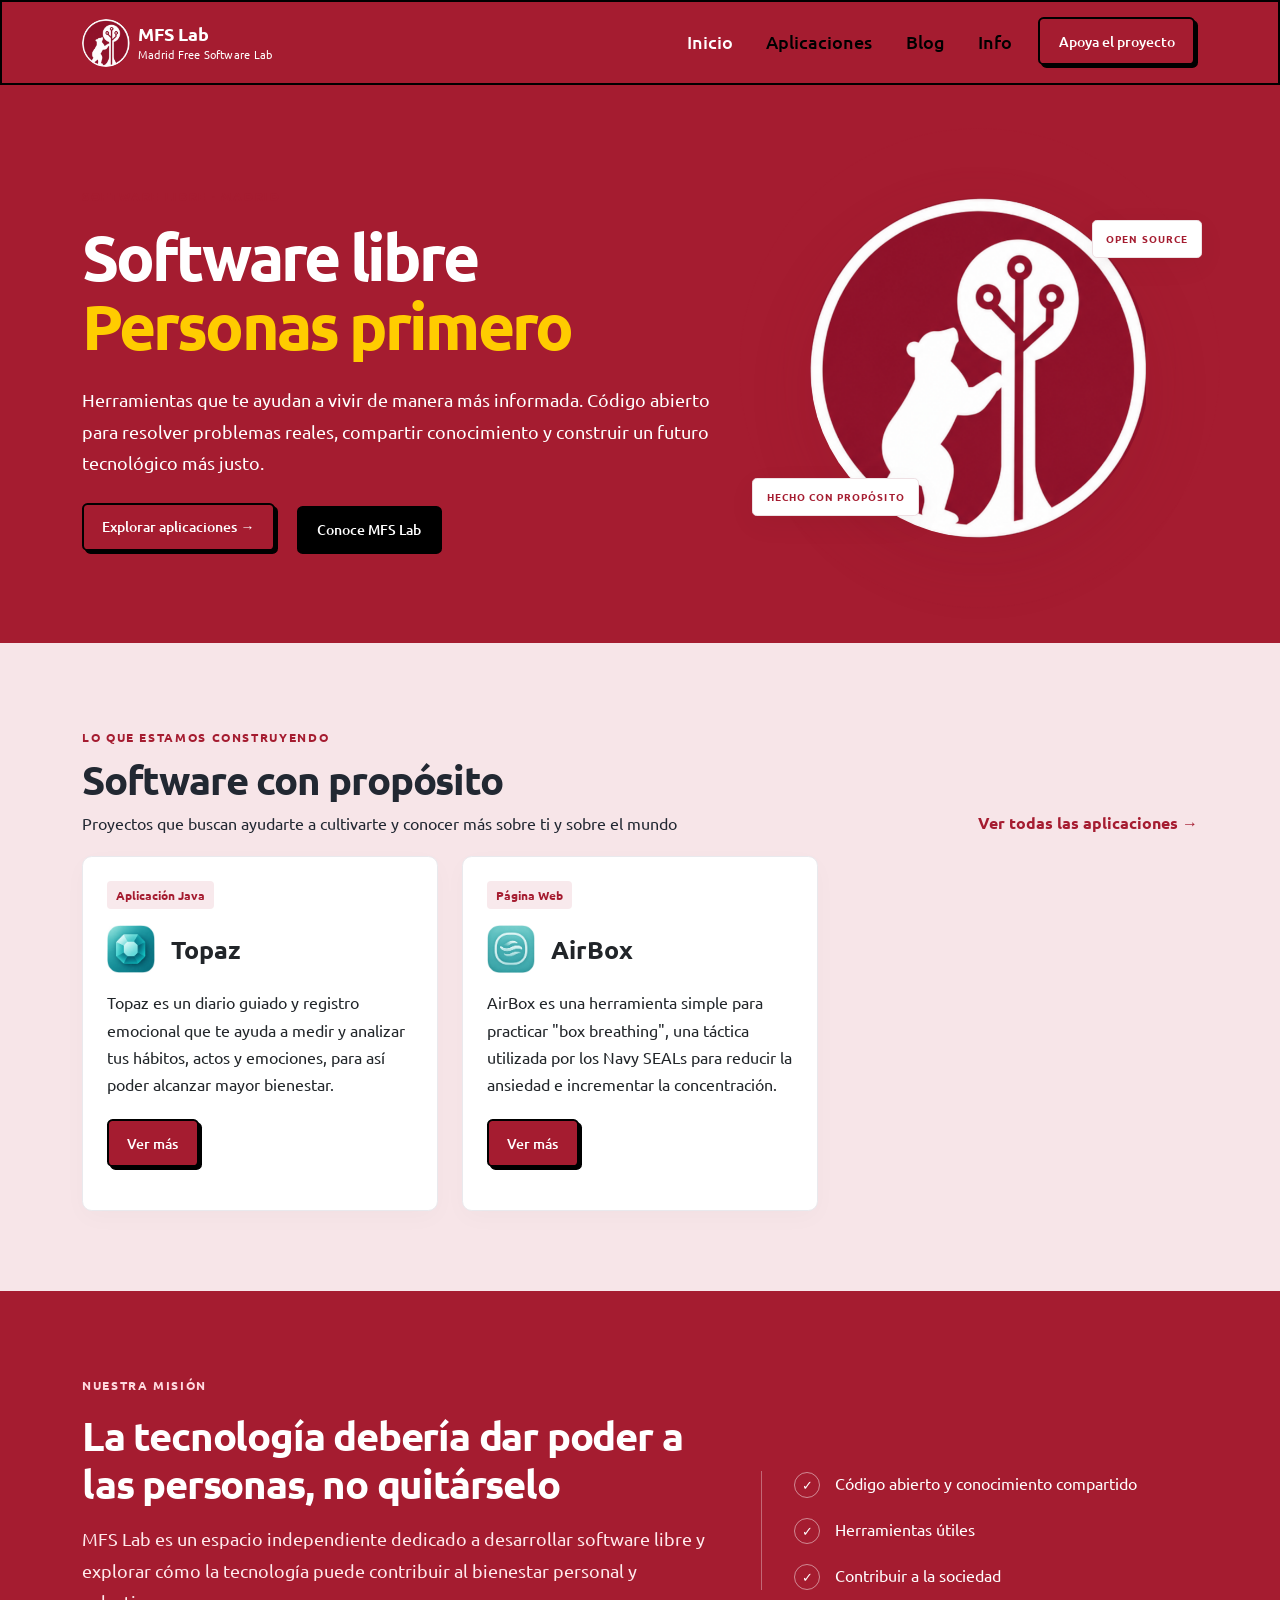
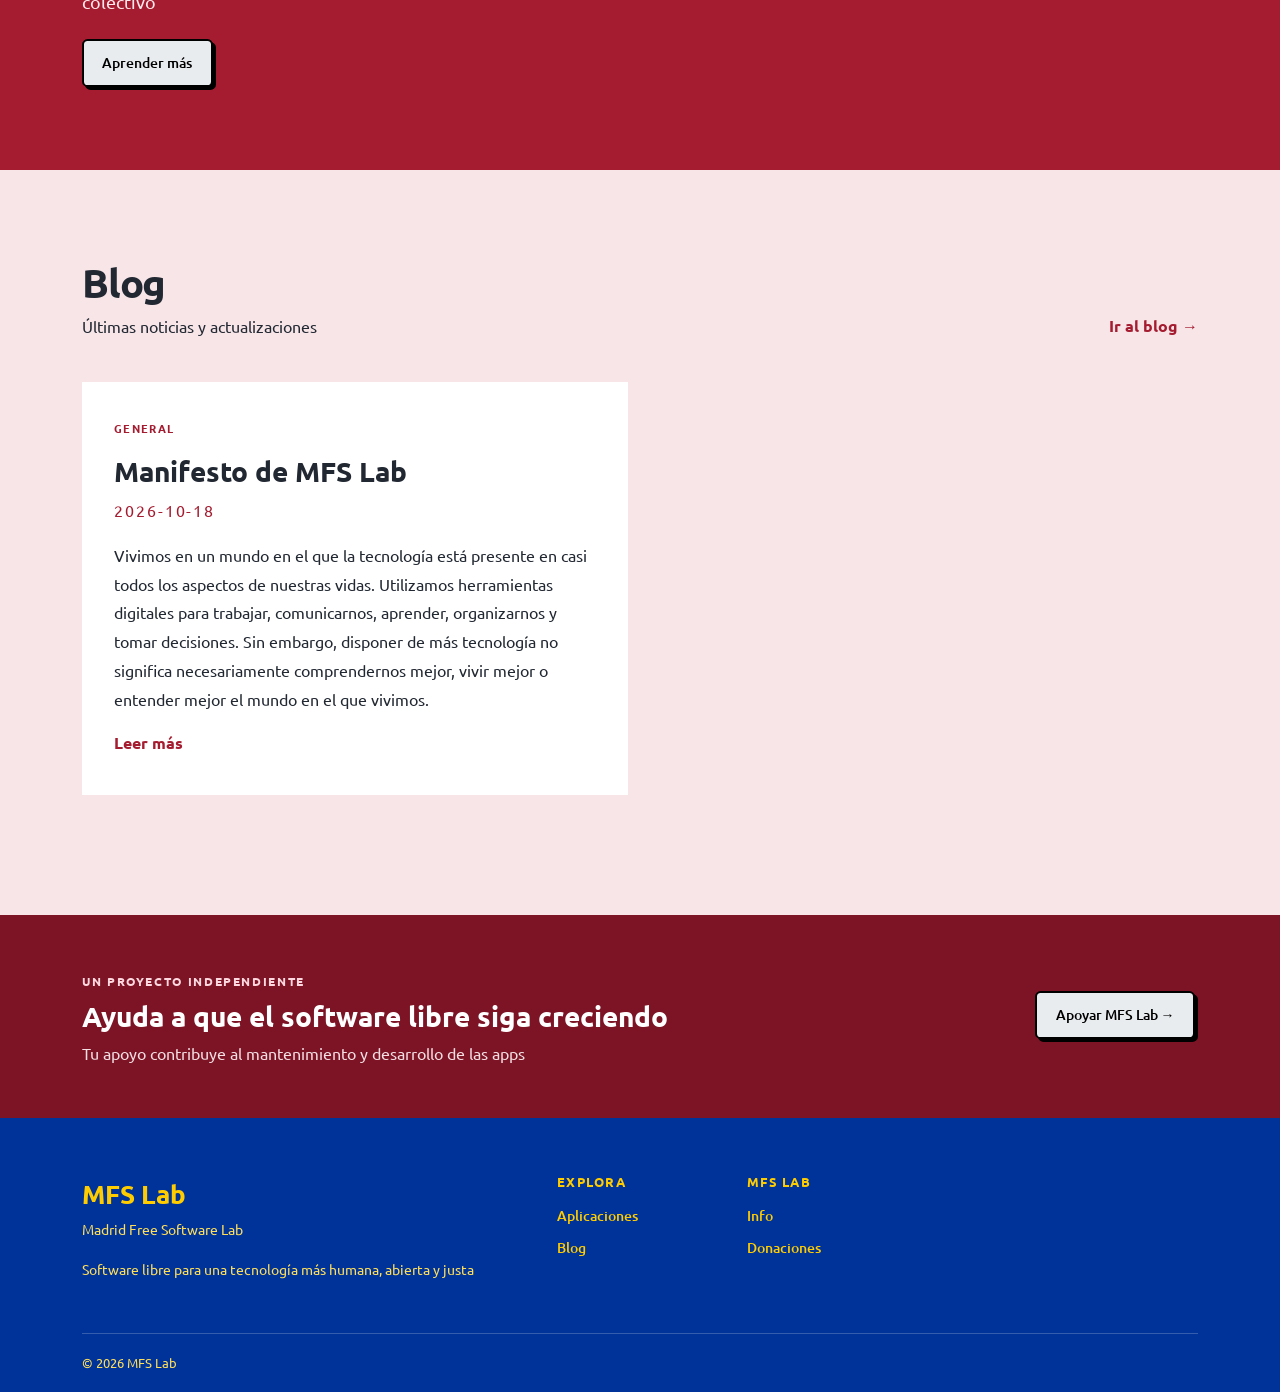
<file: index.html>
<!doctype html>
<html lang="es">

<head>
  <meta charset="utf-8">
  <meta name="viewport" content="width=device-width, initial-scale=1">
  <meta name="description" content="MFS Lab crea software libre, útil y centrado en las personas.">
  <title>MFS Lab: Madrid Free Software Lab</title>
  <link rel="preconnect" href="https://fonts.googleapis.com">
  <link rel="preconnect" href="https://fonts.gstatic.com" crossorigin>
  <link href="https://fonts.googleapis.com/css2?family=Ubuntu:wght@300;400;500;700&display=swap" rel="stylesheet">
  <link href="assets/css/brite-bootstrap.min.css" rel="stylesheet">
  <link href="assets/css/site.css" rel="stylesheet">
</head>

<body>
  <nav class="navbar navbar-expand-lg navbar-light sticky-top border-bottom">
    <div class="container"><a class="navbar-brand d-flex align-items-center gap-2" href="index.html"><img
          src="assets/images/mfs-lab-logo.png" alt="Logotipo de MFS Lab" width="48" height="48"><span><strong
            class="text-secondary">MFS
            Lab</strong><small class="brand-subtitle d-block text-secondary">Madrid Free Software Lab</small></span></a>
      <button class="navbar-toggler" type="button" data-bs-toggle="collapse" data-bs-target="#mainNav"
        aria-controls="mainNav" aria-expanded="false" aria-label="Abrir navegación"><span
          class="navbar-toggler-icon"></span></button>
      <div class="collapse navbar-collapse" id="mainNav">
        <ul class="navbar-nav ms-auto align-items-lg-center gap-lg-2">
          <li class="nav-item"><a class="nav-link active" href="index.html">Inicio</a></li>
          <li class="nav-item"><a class="nav-link" href="apps.html">Aplicaciones</a></li>
          <li class="nav-item"><a class="nav-link" href="blog.html">Blog</a></li>
          <li class="nav-item"><a class="nav-link" href="about.html">Info</a></li>
          <li class="nav-item"><a class="btn btn-primary ms-lg-2" href="donate.html">Apoya el proyecto</a></li>
        </ul>
      </div>
    </div>
  </nav>
  <main>
    <section class="hero-section">
      <div class="container">
        <div class="row align-items-center g-5">
          <div class="col-lg-7"><span class="eyebrow">SOFTWARE LIBRE · MADRID</span>
            <h1 class="display-3 fw-bold mt-3 text-secondary">Software libre<br><span class="text-highlight">Personas
                primero</span></h1>
            <p class="lead mt-4 mb-4 hero-copy">Herramientas que te ayudan a vivir de manera más informada. Código
              abierto para resolver problemas reales, compartir conocimiento y construir un futuro
              tecnológico más justo.</p>
            <div class="d-flex flex-wrap gap-3"><a class="btn btn-primary btn-lg" href="apps.html">Explorar aplicaciones
                <span aria-hidden="true">→</span></a><a class="btn btn-outline-dark btn-lg" href="about.html">Conoce MFS
                Lab</a></div>
          </div>
          <div class="col-lg-5">
            <div class="hero-logo-panel">
              <div class="logo-orbit orbit-one"></div>
              <div class="logo-orbit orbit-two"></div><img src="assets/images/mfs-lab-logo.png"
                alt="Oso madrileño junto a un árbol tecnológico, emblema de MFS Lab" class="hero-logo">
              <div class="hero-chip chip-top">OPEN SOURCE</div>
              <div class="hero-chip chip-bottom">HECHO CON PROPÓSITO</div>
            </div>
          </div>
        </div>
      </div>
    </section>
    <section class="section-pad section-apps">
      <div class="container section-apps">
        <div class="section-heading d-flex flex-wrap justify-content-between align-items-end gap-3">
          <div><span class="eyebrow">LO QUE ESTAMOS CONSTRUYENDO</span>
            <h2 class="display-6 fw-bold mt-2">Software con propósito</h2>
            <p class="body mb-0">Proyectos que buscan ayudarte a cultivarte y conocer más sobre ti y sobre el mundo</p>
          </div><a href="apps.html" class="text-link">Ver todas las aplicaciones →</a>
        </div>
        <div class="row g-4">
          <div class="col-md-6 col-lg-4">
            <article class="card project-card pb-3">
              <div class="project-art art-topaz"><span class="art-label">v26.1</span></div>
              <div class="card-body p-4">
                <span class="tag">Aplicación Java</span>
                <div class="d-flex align-items-center gap-3 mt-3">
                  <img src="assets/images/appicons/topaz_appicon.png" alt="Icono de Topaz" class="app-icon" width="48"
                    height="48">
                  <h2 class="h3 fw-bold mb-0">Topaz</h2>
                </div>
                <p class="body mt-3">Topaz es un diario guiado y registro emocional que te ayuda a medir
                  y
                  analizar tus hábitos, actos y emociones, para así poder alcanzar mayor bienestar.
                </p>
                <a class="btn btn-primary mt-2" href="https://mfslab.github.io/TopazApp/" target="_blank"
                  rel="noopener noreferrer">Ver más</a>
              </div>
            </article>
          </div>
          <div class="col-md-6 col-lg-4">
            <article class="card project-card pb-3">
              <div class="project-art art-topaz"><span class="art-label">v26.1</span></div>
              <div class="card-body p-4">
                <span class="tag">Página Web</span>
                <div class="d-flex align-items-center gap-3 mt-3">
                  <img src="assets/images/appicons/airbox_appicon.png" alt="Icono de AirBox" class="app-icon" width="48"
                    height="48">
                  <h2 class="h3 fw-bold mb-0">AirBox</h2>
                </div>
                <p class="body mt-3">AirBox es una herramienta simple para practicar "box breathing",
                  una
                  táctica utilizada
                  por los Navy SEALs para reducir la ansiedad e incrementar la concentración.</p>
                <a class="btn btn-primary mt-2" href="https://mfslab.github.io/AirBox/" target="_blank"
                  rel="noopener noreferrer">Ver más</a>
              </div>
            </article>
          </div>
        </div>
      </div>
    </section>
    <section class="mission-section">
      <div class="container">
        <div class="row align-items-center g-5">
          <div class="col-lg-7"><span class="eyebrow eyebrow-light">NUESTRA MISIÓN</span>
            <h2 class="display-6 fw-bold mt-3">La tecnología debería dar poder a las personas, no quitárselo</h2>
            <p class="lead mt-3">MFS Lab es un espacio independiente dedicado a desarrollar software libre y
              explorar cómo la tecnología puede contribuir al bienestar personal y colectivo</p><a
              class="btn btn-light btn-lg mt-2" href="about.html">Aprender más</a>
          </div>
          <div class="col-lg-5">
            <div class="mission-points">
              <p><span>✓</span> Código abierto y conocimiento compartido</p>
              <p><span>✓</span> Herramientas útiles</p>
              <p><span>✓</span> Contribuir a la sociedad</p>
            </div>
          </div>
        </div>
      </div>
    </section>
    <section class="section-pad news-preview section-apps">
      <div class="container section-apps">
        <div class="section-heading d-flex flex-wrap justify-content-between align-items-end gap-3">
          <div>
            <h2 class="display-6 fw-bold mt-2">Blog</h2>
            <p class="body mb-0">Últimas noticias y actualizaciones</p>
          </div><a href="blog.html" class="text-link">Ir al blog →</a>
        </div>
        <div class="row g-4 mt-2 section-apps">
          <div class="col-md-6 section-apps">
            <article class="article-entry">
              <span class="news-index">GENERAL</span>
              <h2 class="h2 fw-bold mt-3">Manifesto de MFS Lab</h2>
              <p class="news-date">2026-10-18</p>
              <p>Vivimos en un mundo en el que la tecnología está presente en casi todos los aspectos de
                nuestras vidas. Utilizamos herramientas digitales para trabajar, comunicarnos, aprender,
                organizarnos y tomar decisiones. Sin embargo, disponer de más tecnología no significa
                necesariamente comprendernos mejor, vivir mejor o entender mejor el mundo en el que
                vivimos.</p>
              <a href="blog/article/20261016.html" class="text-link">Leer más</a>
            </article>
          </div>
        </div>
      </div>
    </section>
    <section class="support-banner">
      <div class="container d-flex flex-column flex-lg-row align-items-lg-center justify-content-between gap-4">
        <div><span class="eyebrow eyebrow-light">UN PROYECTO INDEPENDIENTE</span>
          <h2 class="h2 fw-bold mt-2 mb-2">Ayuda a que el software libre siga creciendo</h2>
          <p class="mb-0">Tu apoyo contribuye al mantenimiento y desarrollo de las apps</p>
        </div><a href="donate.html" class="btn btn-light btn-lg flex-shrink-0">Apoyar MFS Lab →</a>
      </div>
    </section>
  </main>
  <footer class="site-footer">
    <div class="container">
      <div class="row g-4">
        <div class="col-lg-5"><a href="index.html" class="footer-brand">MFS Lab</a>
          <p class="footer-subtitle">Madrid Free Software Lab</p>
          <p class="footer-copy">Software libre para una tecnología más humana, abierta y justa</p>
        </div>
        <div class="col-6 col-lg-2">
          <h2 class="footer-heading">Explora</h2><a href="apps.html">Aplicaciones</a><a href="blog.html">Blog</a>
        </div>
        <div class="col-6 col-lg-2">
          <h2 class="footer-heading">MFS Lab</h2><a href="about.html">Info</a><a href="donate.html">Donaciones</a>
        </div>
      </div>
      <div class="footer-bottom"><span>© <span id="year"></span> MFS Lab</span><span></span></div>
    </div>
  </footer>
  <script src="https://cdn.jsdelivr.net/npm/bootstrap@5.3.8/dist/js/bootstrap.bundle.min.js"></script>
  <script src="assets/js/site.js"></script>
</body>

</html>
</file>
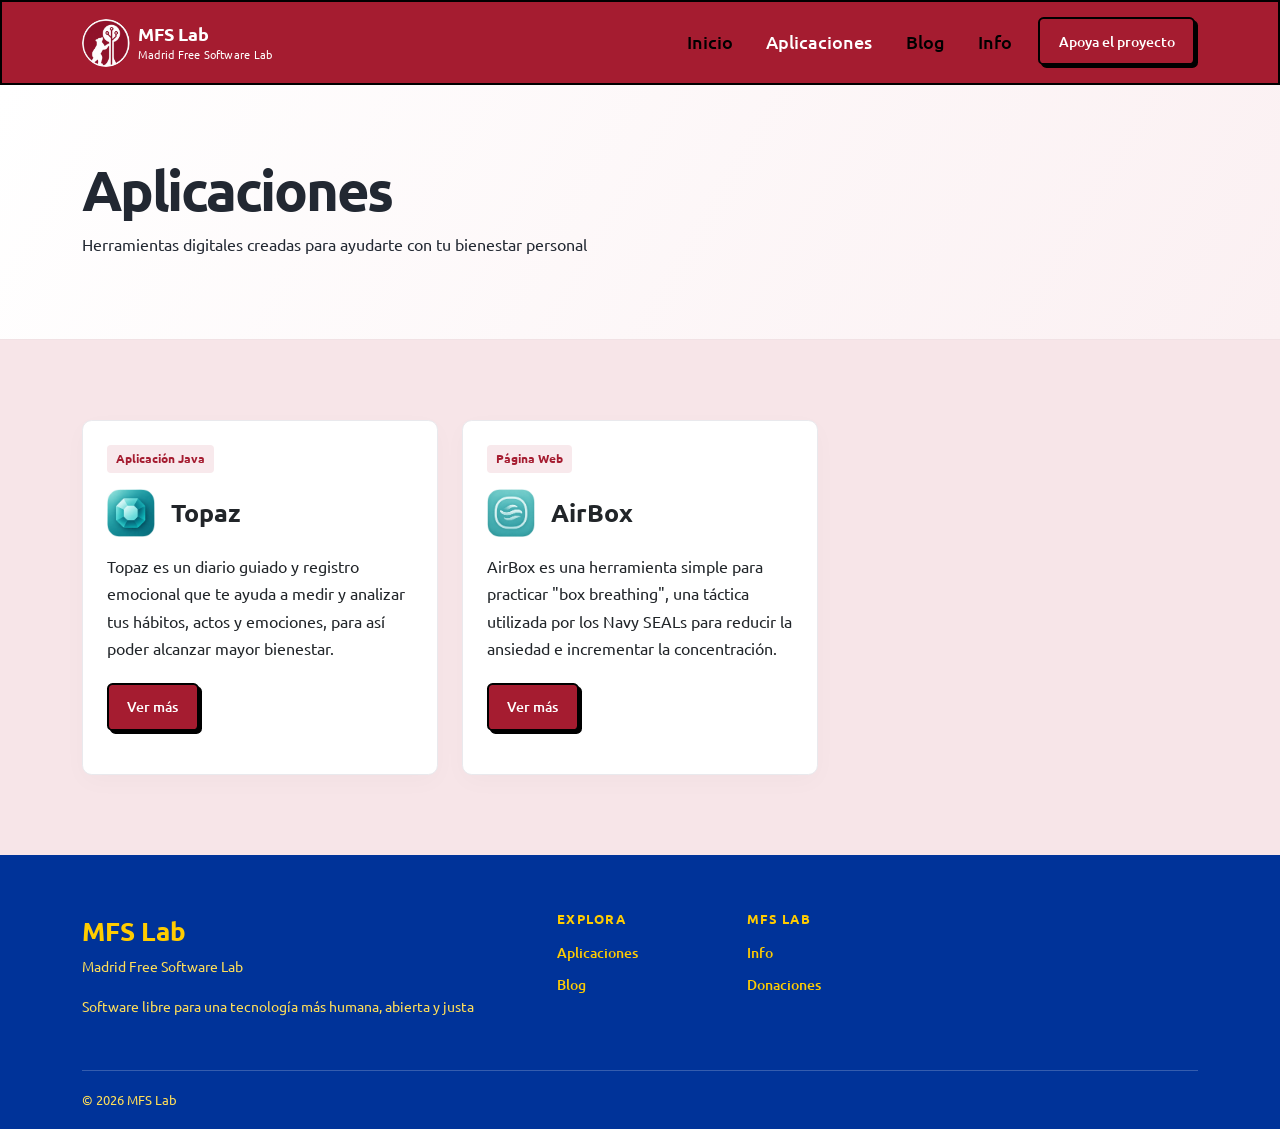
<file: apps.html>
<!doctype html>
<html lang="es">

<head>
    <meta charset="utf-8">
    <meta name="viewport" content="width=device-width, initial-scale=1">
    <meta name="description" content="MFS Lab — Madrid Free Software Lab. Software libre para personas.">
    <title>Aplicaciones - MFS Lab</title>
    <link rel="preconnect" href="https://fonts.googleapis.com">
    <link rel="preconnect" href="https://fonts.gstatic.com" crossorigin>
    <link href="https://fonts.googleapis.com/css2?family=Ubuntu:wght@300;400;500;700&display=swap" rel="stylesheet">
    <link href="assets/css/brite-bootstrap.min.css" rel="stylesheet">
    <link href="assets/css/site.css" rel="stylesheet">
</head>

<body>
    <nav class="navbar navbar-expand-lg navbar-light sticky-top border-bottom">
        <div class="container"><a class="navbar-brand d-flex align-items-center gap-2" href="index.html"><img
                    src="assets/images/mfs-lab-logo.png" alt="Logotipo de MFS Lab" width="48" height="48"><span
                    class="text-secondary"><strong>MFS
                        Lab</strong><small class="brand-subtitle d-block text-secondary">Madrid Free Software
                        Lab</small></span></a><button class="navbar-toggler" type="button" data-bs-toggle="collapse"
                data-bs-target="#mainNav" aria-controls="mainNav" aria-expanded="false"
                aria-label="Abrir navegación"><span class="navbar-toggler-icon"></span></button>
            <div class="collapse navbar-collapse" id="mainNav">
                <ul class="navbar-nav ms-auto align-items-lg-center gap-lg-2">
                    <li class="nav-item"><a class="nav-link" href="index.html">Inicio</a></li>
                    <li class="nav-item"><a class="nav-link active" href="apps.html">Aplicaciones</a></li>
                    <li class="nav-item"><a class="nav-link" href="blog.html">Blog</a></li>
                    <li class="nav-item"><a class="nav-link" href="about.html">Info</a></li>
                    <li class="nav-item"><a class="btn btn-primary ms-lg-2" href="donate.html">Apoya el proyecto</a>
                    </li>
                </ul>
            </div>
        </div>
    </nav>
    <main>
        <section class="page-hero">
            <div class="container">
                <h1 class="display-4 fw-bold mt-1">Aplicaciones</h1>
                <p class="body">Herramientas digitales creadas para ayudarte con tu bienestar personal</p>
            </div>
        </section>
        <section class="section-pad section-apps">
            <div class="container section-apps">
                <div class="row g-4">
                    <div class="col-md-6 col-lg-4">
                        <article class="card project-card pb-3">
                            <div class="project-art art-topaz"><span class="art-label">v26.1</span></div>
                            <div class="card-body p-4">
                                <span class="tag">Aplicación Java</span>
                                <div class="d-flex align-items-center gap-3 mt-3">
                                    <img src="assets/images/appicons/topaz_appicon.png" alt="Icono de Topaz" class="app-icon" width="48"
                                        height="48">
                                    <h2 class="h3 fw-bold mb-0">Topaz</h2>
                                </div>
                                <p class="body mt-3">Topaz es un diario guiado y registro emocional que te ayuda a medir
                                    y
                                    analizar tus hábitos, actos y emociones, para así poder alcanzar mayor bienestar.
                                </p>
                                <a class="btn btn-primary mt-2" href="https://mfslab.github.io/TopazApp/"
                                    target="_blank" rel="noopener noreferrer">Ver más</a>
                            </div>
                        </article>
                    </div>
                    <div class="col-md-6 col-lg-4">
                        <article class="card project-card pb-3">
                            <div class="project-art art-topaz"><span class="art-label">v26.1</span></div>
                            <div class="card-body p-4">
                                <span class="tag">Página Web</span>
                                <div class="d-flex align-items-center gap-3 mt-3">
                                    <img src="assets/images/appicons/airbox_appicon.png" alt="Icono de AirBox" class="app-icon" width="48"
                                        height="48">
                                    <h2 class="h3 fw-bold mb-0">AirBox</h2>
                                </div>
                                <p class="body mt-3">AirBox es una herramienta simple para practicar "box breathing",
                                    una
                                    táctica utilizada
                                    por los Navy SEALs para reducir la ansiedad e incrementar la concentración.</p>
                                <a class="btn btn-primary mt-2" href="https://mfslab.github.io/AirBox/" target="_blank"
                                    rel="noopener noreferrer">Ver más</a>
                            </div>
                        </article>
                    </div>
                </div>
                <!--
                <div class="callout mt-5">
                    <h2 class="h4 fw-bold">¿Quieres seguir el desarrollo?</h2>
                    <p class="mb-3">Visita las páginas de los proyectos y vuelve a consultar las novedades de MFS Lab.
                    </p><a class="text-link" href="blog.html">Leer las Blog →</a>
                </div>
                -->
            </div>
        </section>
    </main>
    <footer class="site-footer">
        <div class="container">
            <div class="row g-4">
                <div class="col-lg-5"><a href="index.html" class="footer-brand">MFS Lab</a>
                    <p class="footer-subtitle">Madrid Free Software Lab</p>
                    <p class="footer-copy">Software libre para una tecnología más humana, abierta y justa</p>
                </div>
                <div class="col-6 col-lg-2">
                    <h2 class="footer-heading">Explora</h2><a href="apps.html">Aplicaciones</a><a
                        href="blog.html">Blog</a>
                </div>
                <div class="col-6 col-lg-2">
                    <h2 class="footer-heading">MFS Lab</h2><a href="about.html">Info</a><a
                        href="donate.html">Donaciones</a>
                </div>
            </div>
            <div class="footer-bottom"><span>© <span id="year"></span> MFS Lab</span><span></span></div>
        </div>
    </footer>
    <script src="https://cdn.jsdelivr.net/npm/bootstrap@5.3.8/dist/js/bootstrap.bundle.min.js"></script>
    <script src="assets/js/site.js"></script>
</body>

</html>
</file>
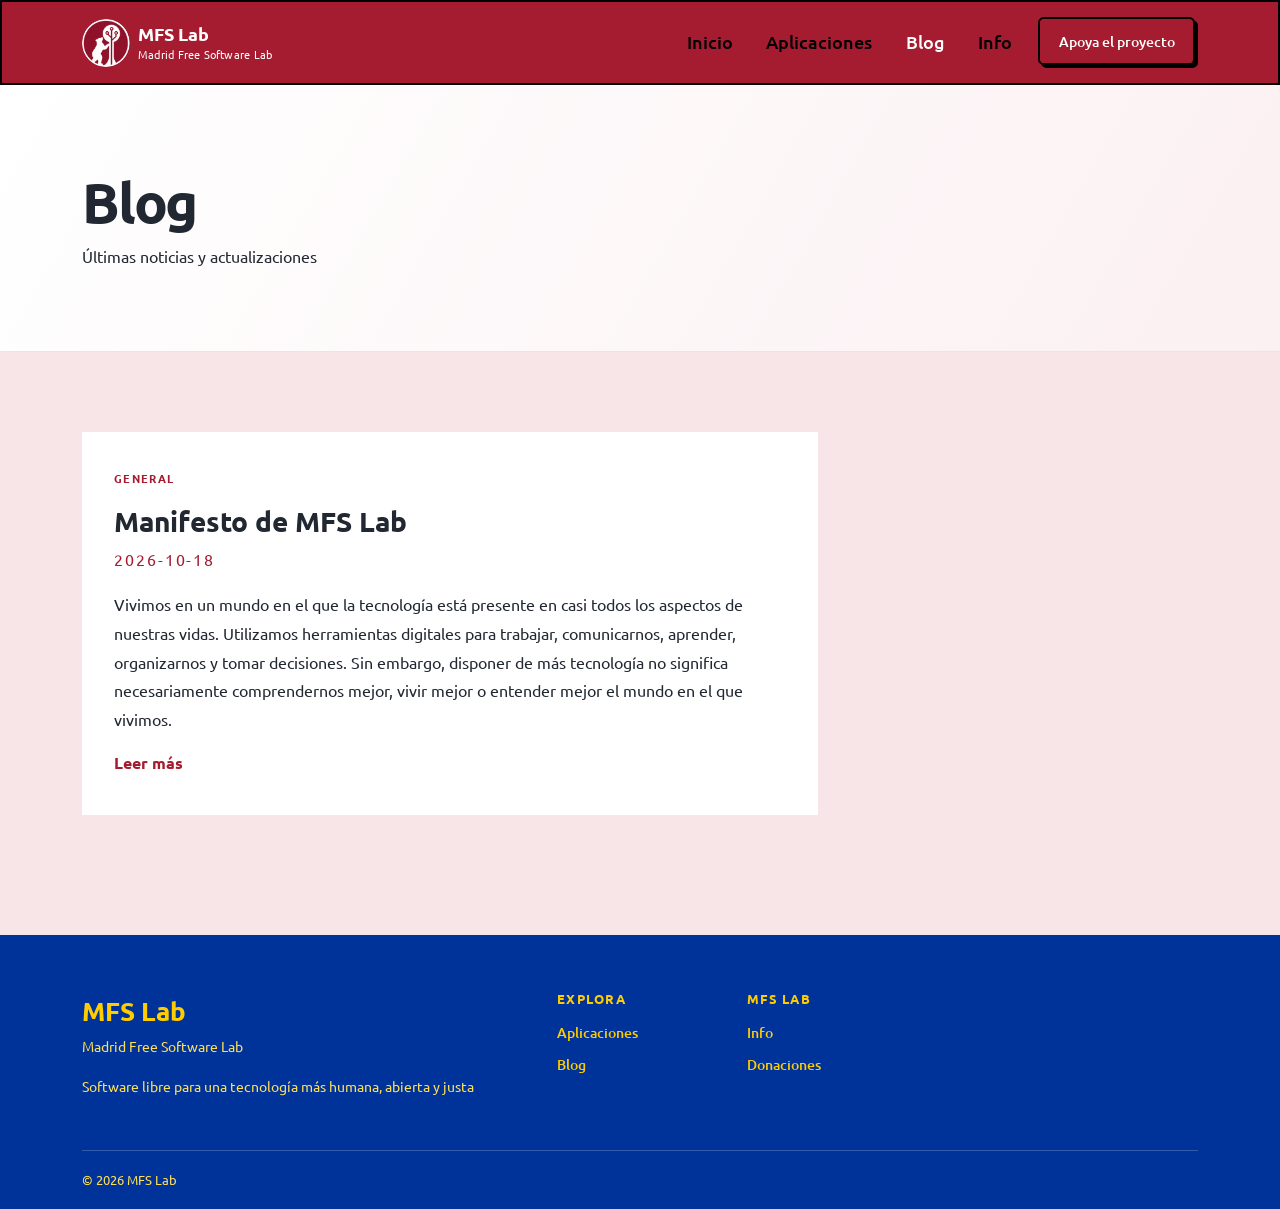
<file: blog.html>
<!doctype html>
<html lang="es">

<head>
    <meta charset="utf-8">
    <meta name="viewport" content="width=device-width, initial-scale=1">
    <meta name="description" content="MFS Lab — Madrid Free Software Lab. Software libre para personas.">
    <title>Blog - MFS Lab</title>
    <link rel="preconnect" href="https://fonts.googleapis.com">
    <link rel="preconnect" href="https://fonts.gstatic.com" crossorigin>
    <link href="https://fonts.googleapis.com/css2?family=Ubuntu:wght@300;400;500;700&display=swap" rel="stylesheet">
    <link href="assets/css/brite-bootstrap.min.css" rel="stylesheet">
    <link href="assets/css/site.css" rel="stylesheet">
</head>

<body>
    <nav class="navbar navbar-expand-lg navbar-light sticky-top border-bottom">
        <div class="container"><a class="navbar-brand d-flex align-items-center gap-2" href="index.html"><img
                    src="assets/images/mfs-lab-logo.png" alt="Logotipo de MFS Lab" width="48" height="48"><span><strong
                        class="text-secondary">MFS
                        Lab</strong><small class="brand-subtitle d-block text-secondary">Madrid Free Software
                        Lab</small></span></a><button class="navbar-toggler" type="button" data-bs-toggle="collapse"
                data-bs-target="#mainNav" aria-controls="mainNav" aria-expanded="false"
                aria-label="Abrir navegación"><span class="navbar-toggler-icon"></span></button>
            <div class="collapse navbar-collapse" id="mainNav">
                <ul class="navbar-nav ms-auto align-items-lg-center gap-lg-2">
                    <li class="nav-item"><a class="nav-link" href="index.html">Inicio</a></li>
                    <li class="nav-item"><a class="nav-link" href="apps.html">Aplicaciones</a></li>
                    <li class="nav-item"><a class="nav-link active" href="blog.html">Blog</a></li>
                    <li class="nav-item"><a class="nav-link" href="about.html">Info</a></li>
                    <li class="nav-item"><a class="btn btn-primary ms-lg-2" href="donate.html">Apoya el proyecto</a>
                    </li>
                </ul>
            </div>
        </div>
    </nav>
    <main>
        <section class="page-hero">
            <div class="container">
                <h1 class="display-4 fw-bold mt-3">Blog</h1>
                <p class="body">Últimas noticias y actualizaciones</p>
            </div>
        </section>
        <section class="section-pad section-apps">
            <div class="container section-apps">
                <div class="row g-4">
                    <div class="col-lg-8">
                        <article class="article-entry">
                            <span class="news-index">GENERAL</span>
                            <h2 class="h2 fw-bold mt-3">Manifesto de MFS Lab</h2>
                            <p class="news-date">2026-10-18</p>
                            <p>Vivimos en un mundo en el que la tecnología está presente en casi todos los aspectos de
                                nuestras vidas. Utilizamos herramientas digitales para trabajar, comunicarnos, aprender,
                                organizarnos y tomar decisiones. Sin embargo, disponer de más tecnología no significa
                                necesariamente comprendernos mejor, vivir mejor o entender mejor el mundo en el que
                                vivimos.</p>
                            <a href="blog/article/20261016.html" class="text-link">Leer más</a>
                        </article>
                    </div>
                    <!--
                    <aside class="col-lg-4">
                        <div class="sidebar-card">
                            <h2 class="h4 fw-bold">Enlaces rápidos</h2>
                            <ul class="list-unstyled mt-3 mb-0">
                                <li class="mb-3"><a class="text-link" href="apps.html">Todas las aplicaciones →</a></li>
                                <li class="mb-3"><a class="text-link" href="about.html">Sobre MFS Lab →</a></li>
                                <li><a class="text-link" href="donate.html">Apoyar el proyecto →</a></li>
                            </ul>
                        </div>
                        <div class="sidebar-card mt-4">
                            <h2 class="h4 fw-bold">Una nota editorial</h2>
                            <p class="text-secondary mb-0">Los artículos de ejemplo de esta versión inicial describen la
                                misión y los proyectos conocidos. Sustituye o amplía estas entradas con anuncios
                                fechados cuando haya novedades confirmadas.</p>
                        </div>
                    </aside>
                -->
                </div>
            </div>
        </section>
    </main>
    <footer class="site-footer">
        <div class="container">
            <div class="row g-4">
                <div class="col-lg-5"><a href="index.html" class="footer-brand">MFS Lab</a>
                    <p class="footer-subtitle">Madrid Free Software Lab</p>
                    <p class="footer-copy">Software libre para una tecnología más humana, abierta y justa</p>
                </div>
                <div class="col-6 col-lg-2">
                    <h2 class="footer-heading">Explora</h2><a href="apps.html">Aplicaciones</a><a
                        href="blog.html">Blog</a>
                </div>
                <div class="col-6 col-lg-2">
                    <h2 class="footer-heading">MFS Lab</h2><a href="about.html">Info</a><a
                        href="donate.html">Donaciones</a>
                </div>
            </div>
            <div class="footer-bottom"><span>© <span id="year"></span> MFS Lab</span><span></span></div>
        </div>
    </footer>
    <script src="https://cdn.jsdelivr.net/npm/bootstrap@5.3.8/dist/js/bootstrap.bundle.min.js"></script>
    <script src="assets/js/site.js"></script>
</body>

</html>
</file>
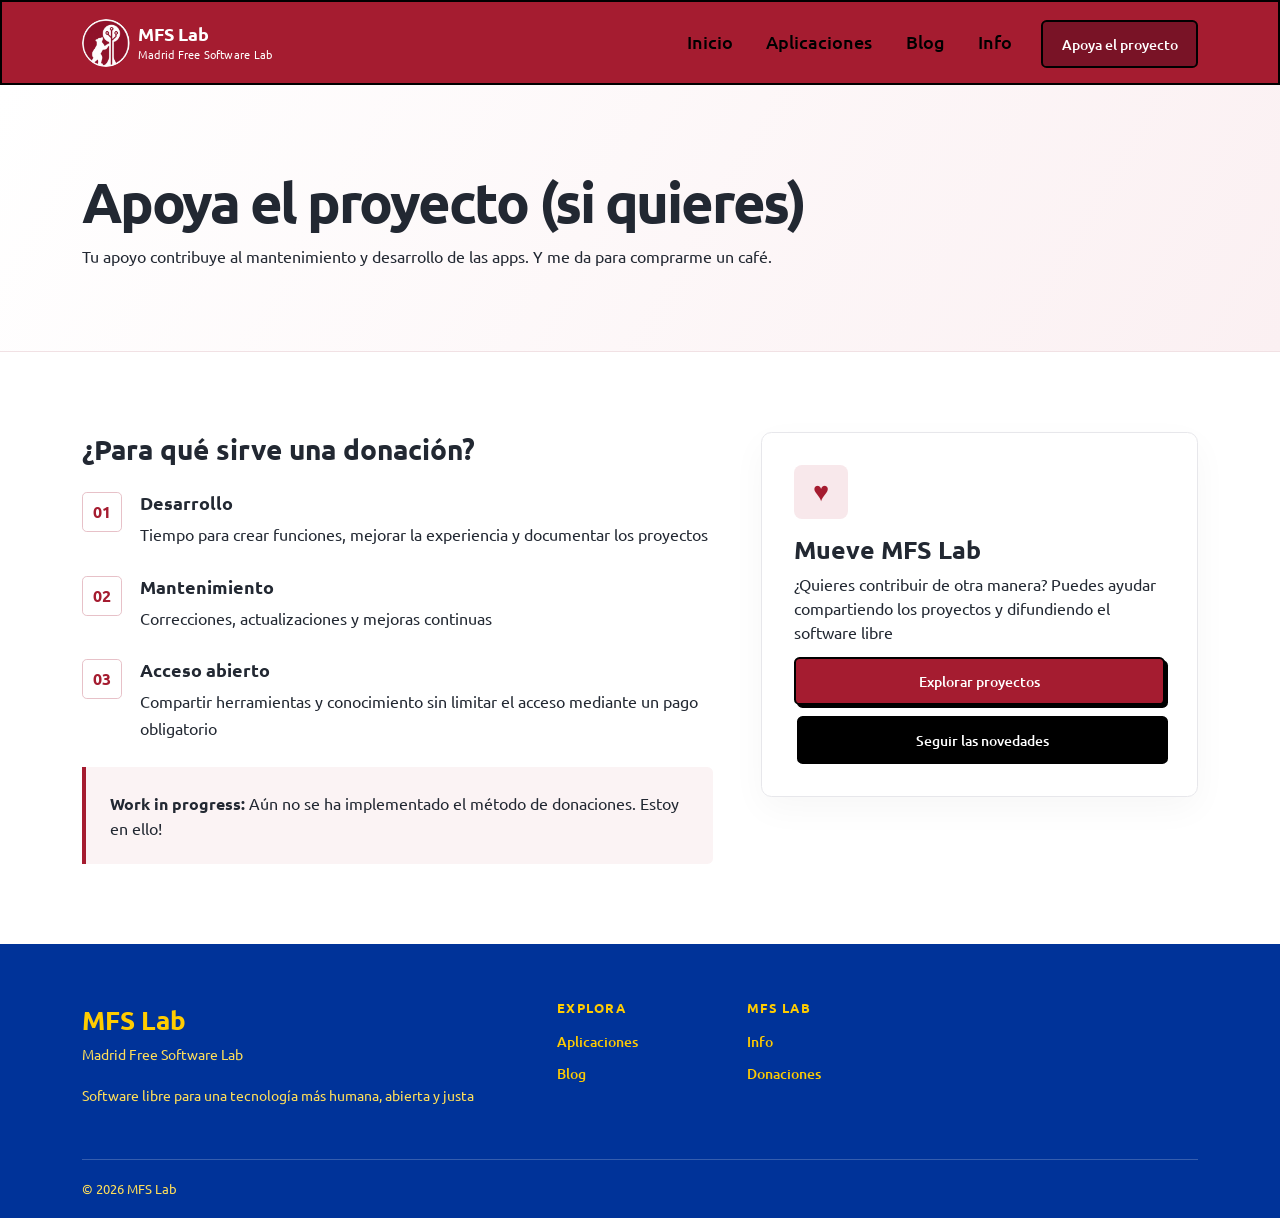
<file: donate.html>
<!doctype html>
<html lang="es">

<head>
    <meta charset="utf-8">
    <meta name="viewport" content="width=device-width, initial-scale=1">
    <meta name="description" content="MFS Lab — Madrid Free Software Lab. Software libre para personas.">
    <title>Apoya MFS Lab - MFS Lab</title>
    <link rel="preconnect" href="https://fonts.googleapis.com">
    <link rel="preconnect" href="https://fonts.gstatic.com" crossorigin>
    <link href="https://fonts.googleapis.com/css2?family=Ubuntu:wght@300;400;500;700&display=swap" rel="stylesheet">
    <link href="assets/css/brite-bootstrap.min.css" rel="stylesheet">
    <link href="assets/css/site.css" rel="stylesheet">
</head>

<body>
    <nav class="navbar navbar-expand-lg navbar-light sticky-top border-bottom">
        <div class="container"><a class="navbar-brand d-flex align-items-center gap-2" href="index.html"><img
                    src="assets/images/mfs-lab-logo.png" alt="Logotipo de MFS Lab" width="48" height="48"><span class="text-secondary"><strong>MFS
                        Lab</strong><small class="brand-subtitle d-block text-secondary">Madrid Free Software
                        Lab</small></span></a><button class="navbar-toggler" type="button" data-bs-toggle="collapse"
                data-bs-target="#mainNav" aria-controls="mainNav" aria-expanded="false"
                aria-label="Abrir navegación"><span class="navbar-toggler-icon"></span></button>
            <div class="collapse navbar-collapse" id="mainNav">
                <ul class="navbar-nav ms-auto align-items-lg-center gap-lg-2">
                    <li class="nav-item"><a class="nav-link" href="index.html">Inicio</a></li>
                    <li class="nav-item"><a class="nav-link" href="apps.html">Aplicaciones</a></li>
                    <li class="nav-item"><a class="nav-link" href="blog.html">Blog</a></li>
                    <li class="nav-item"><a class="nav-link" href="about.html">Info</a></li>
                    <li class="nav-item"><a class="btn btn-primary ms-lg-2 active text-white" href="donate.html">Apoya el proyecto</a>
                    </li>
                </ul>
            </div>
        </div>
    </nav>
    <main>
        <section class="page-hero">
            <div class="container">
                <h1 class="display-4 fw-bold mt-3">Apoya el proyecto (si quieres)</h1>
                <p class="body">Tu apoyo contribuye al mantenimiento y desarrollo de las apps. Y me da para comprarme un café.</p>
            </div>
        </section>
        <section class="section-pad">
            <div class="container">
                <div class="row g-5 align-items-start">
                    <div class="col-lg-7">
                        <h2 class="h2 fw-bold">¿Para qué sirve una donación?</h2>
                        <div class="donation-benefit"><span>01</span>
                            <div>
                                <h3 class="h5 fw-bold">Desarrollo</h3>
                                <p class="body mb-0">Tiempo para crear funciones, mejorar la experiencia y
                                    documentar los proyectos</p>
                            </div>
                        </div>
                        <div class="donation-benefit"><span>02</span>
                            <div>
                                <h3 class="h5 fw-bold">Mantenimiento</h3>
                                <p class="body mb-0">Correcciones, actualizaciones y mejoras continuas</p>
                            </div>
                        </div>
                        <div class="donation-benefit"><span>03</span>
                            <div>
                                <h3 class="h5 fw-bold">Acceso abierto</h3>
                                <p class="body mb-0">Compartir herramientas y conocimiento sin limitar el
                                    acceso mediante un pago obligatorio</p>
                            </div>
                        </div>
                        <div class="callout mt-4"><strong>Work in progress:</strong> Aún no se ha implementado el método de donaciones. Estoy en ello!</div>
                    </div>
                    <div class="col-lg-5">
                        <div class="donate-card">
                            <div class="donate-icon">♥</div>
                            <h2 class="h3 fw-bold mt-3">Mueve MFS Lab</h2>
                            <p class="body">¿Quieres contribuir de otra manera? Puedes ayudar compartiendo los proyectos y
                                difundiendo el software libre</p><a
                                href="apps.html" class="btn btn-primary w-100">Explorar proyectos</a><a href="blog.html"
                                class="btn btn-outline-dark w-100 mt-2 text-white">Seguir las novedades</a>
                        </div>
                    </div>
                </div>
            </div>
        </section>
    </main>
    <footer class="site-footer">
        <div class="container">
            <div class="row g-4">
                <div class="col-lg-5"><a href="index.html" class="footer-brand">MFS Lab</a>
                    <p class="footer-subtitle">Madrid Free Software Lab</p>
                    <p class="footer-copy">Software libre para una tecnología más humana, abierta y justa</p>
                </div>
                <div class="col-6 col-lg-2">
                    <h2 class="footer-heading">Explora</h2><a href="apps.html">Aplicaciones</a><a
                        href="blog.html">Blog</a>
                </div>
                <div class="col-6 col-lg-2">
                    <h2 class="footer-heading">MFS Lab</h2><a href="about.html">Info</a><a
                        href="donate.html">Donaciones</a>
                </div>
            </div>
            <div class="footer-bottom"><span>© <span id="year"></span> MFS Lab</span><span></span></div>
        </div>
    </footer>
    <script src="https://cdn.jsdelivr.net/npm/bootstrap@5.3.8/dist/js/bootstrap.bundle.min.js"></script>
    <script src="assets/js/site.js"></script>
</body>

</html>
</file>
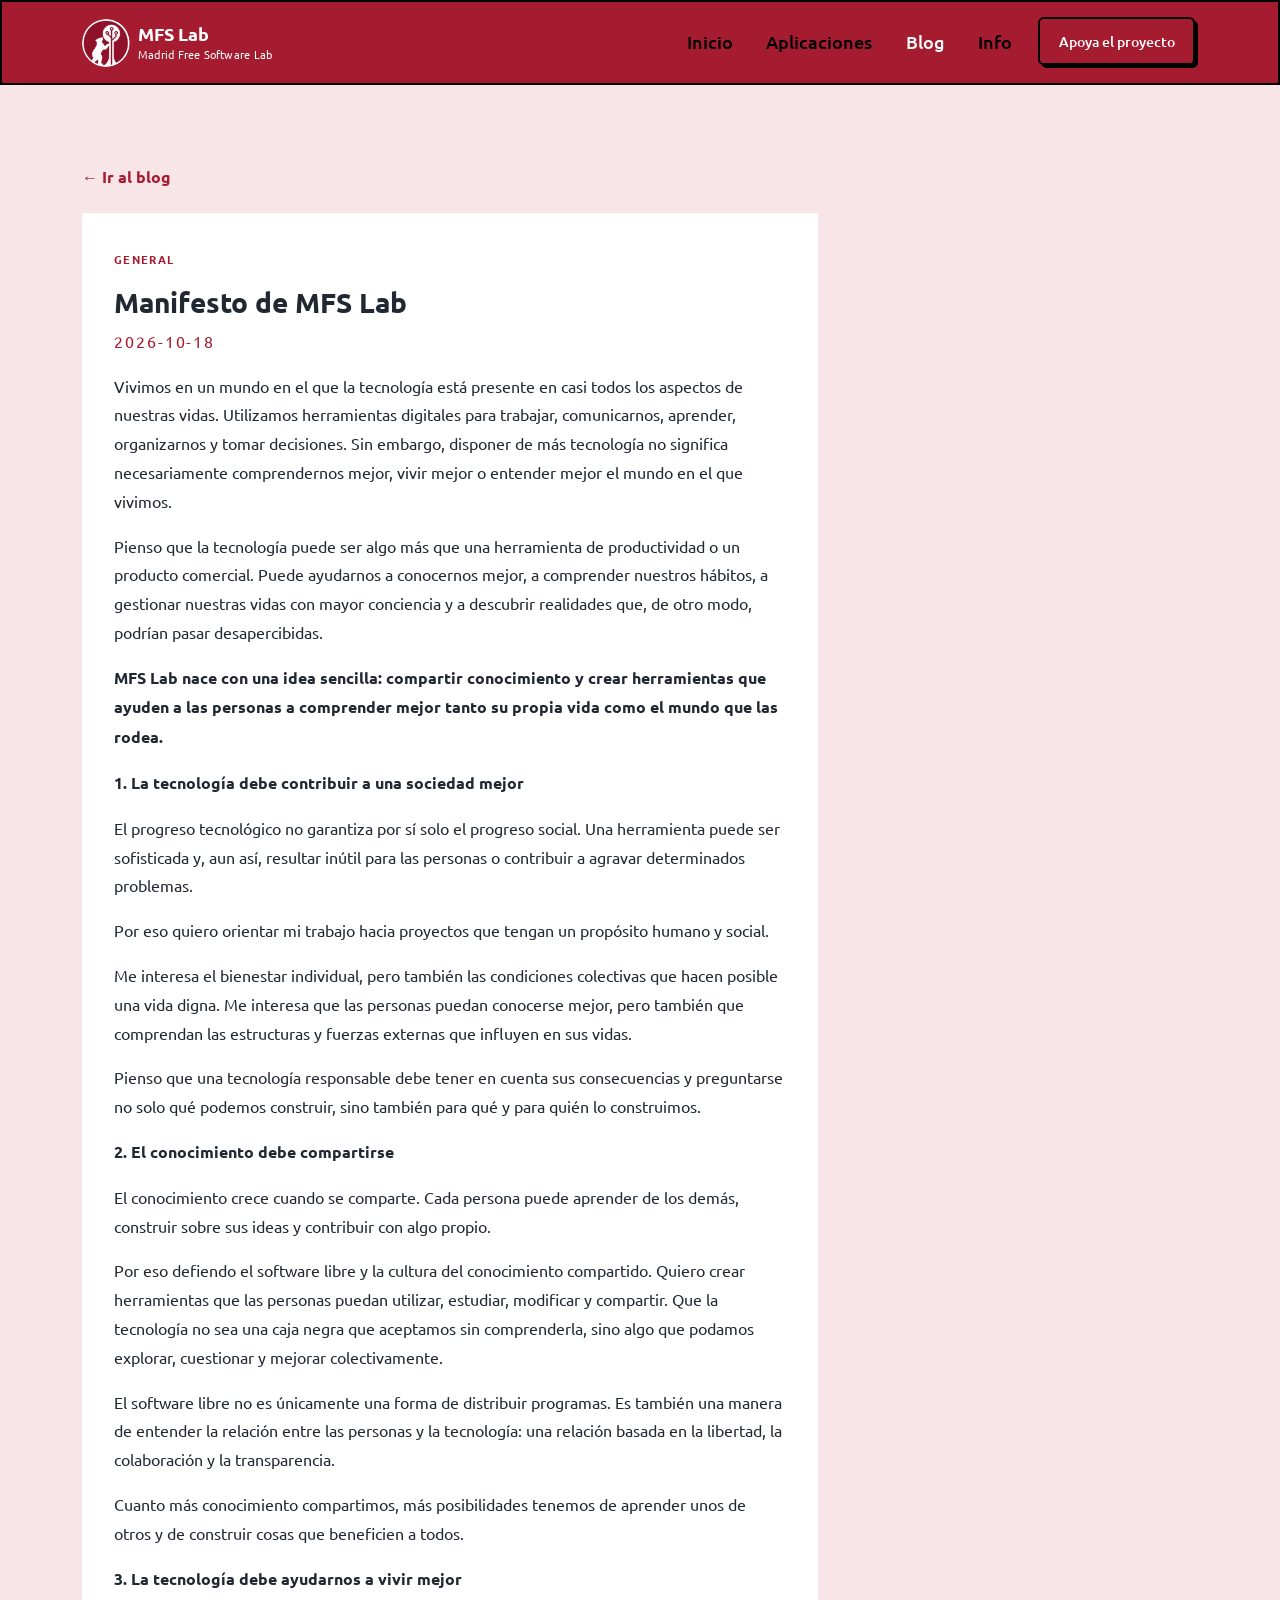
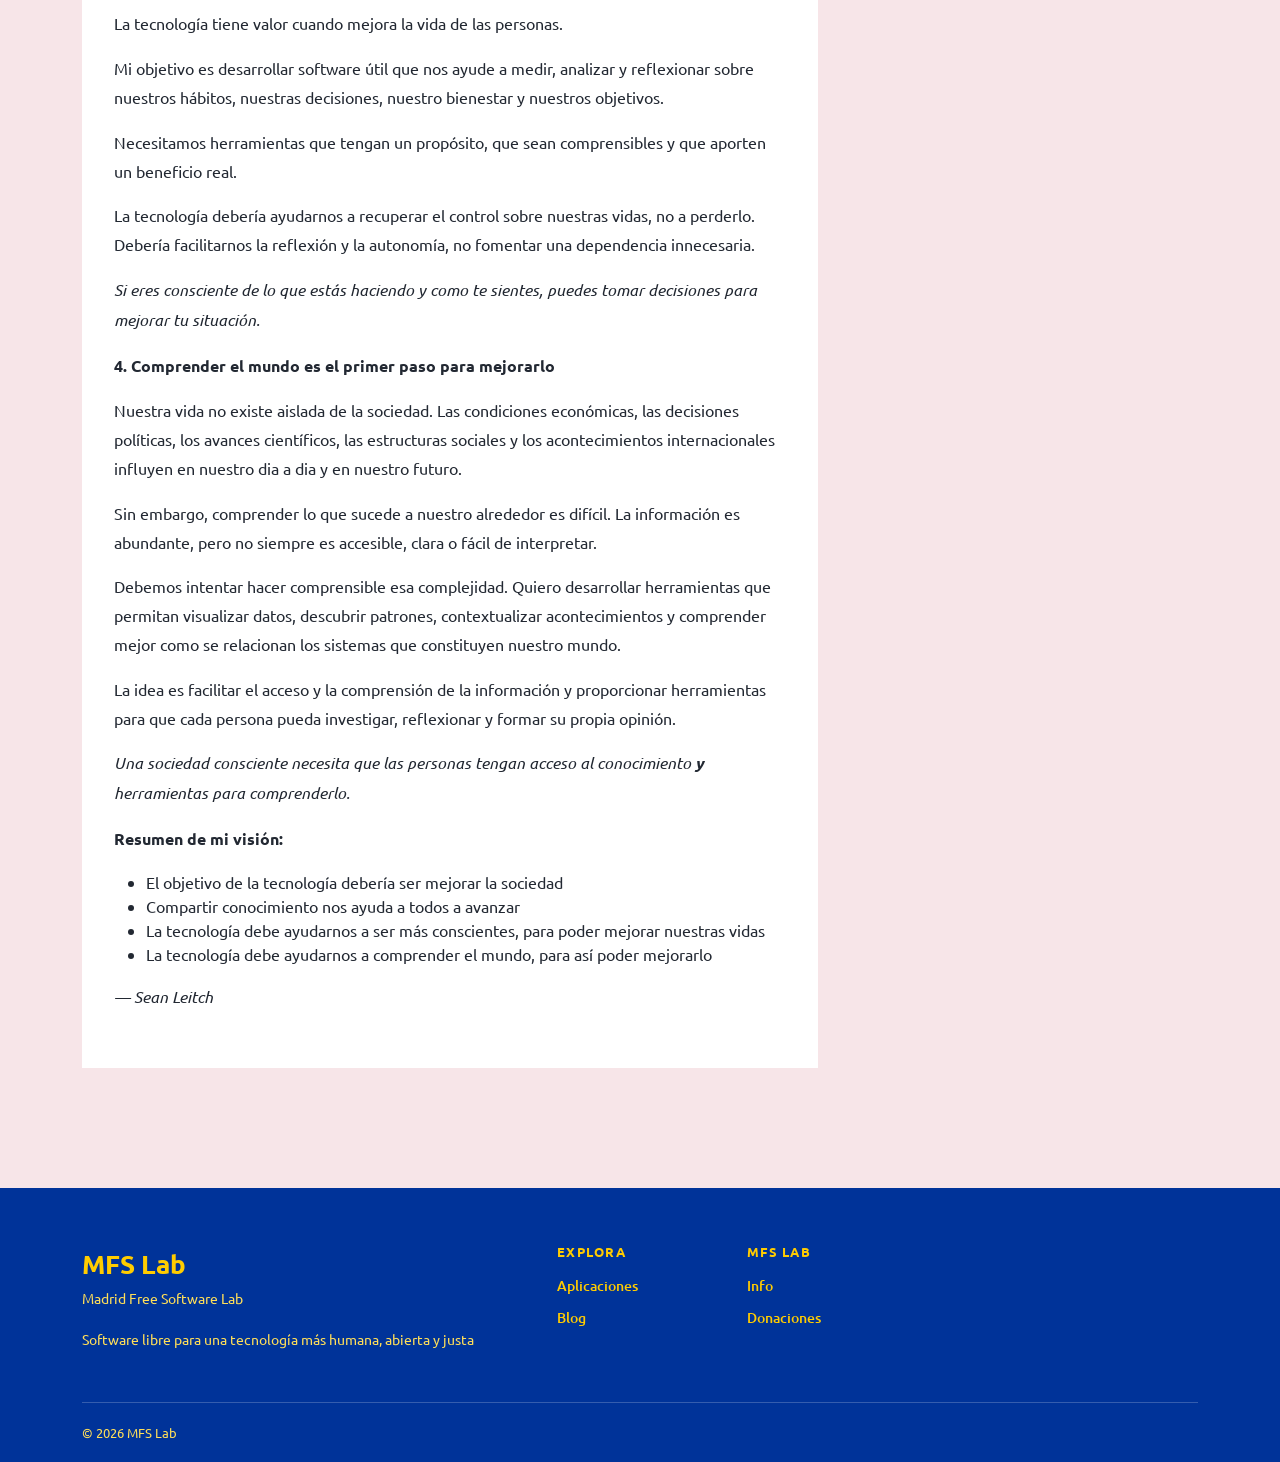
<file: blog/article/20261016.html>
<!doctype html>
<html lang="es">

<head>
    <meta charset="utf-8">
    <meta name="viewport" content="width=device-width, initial-scale=1">
    <meta name="description" content="MFS Lab — Madrid Free Software Lab. Software libre para personas.">
    <title>Blog - MFS Lab</title>
    <link rel="preconnect" href="https://fonts.googleapis.com">
    <link rel="preconnect" href="https://fonts.gstatic.com" crossorigin>
    <link href="https://fonts.googleapis.com/css2?family=Ubuntu:wght@300;400;500;700&display=swap" rel="stylesheet">
    <link href="../../assets/css/brite-bootstrap.min.css" rel="stylesheet">
    <link href="../../assets/css/site.css" rel="stylesheet">
</head>

<body>
    <nav class="navbar navbar-expand-lg navbar-light sticky-top border-bottom">
        <div class="container"><a class="navbar-brand d-flex align-items-center gap-2" href="../../index.html"><img
                    src="../../assets/images/mfs-lab-logo.png" alt="Logotipo de MFS Lab" width="48"
                    height="48"><span><strong class="text-secondary">MFS
                        Lab</strong><small class="brand-subtitle d-block text-secondary">Madrid Free Software
                        Lab</small></span></a><button class="navbar-toggler" type="button" data-bs-toggle="collapse"
                data-bs-target="#mainNav" aria-controls="mainNav" aria-expanded="false"
                aria-label="Abrir navegación"><span class="navbar-toggler-icon"></span></button>
            <div class="collapse navbar-collapse" id="mainNav">
                <ul class="navbar-nav ms-auto align-items-lg-center gap-lg-2">
                    <li class="nav-item"><a class="nav-link" href="../../index.html">Inicio</a></li>
                    <li class="nav-item"><a class="nav-link" href="../../apps.html">Aplicaciones</a></li>
                    <li class="nav-item"><a class="nav-link active" href="../../blog.html">Blog</a></li>
                    <li class="nav-item"><a class="nav-link" href="../../about.html">Info</a></li>
                    <li class="nav-item"><a class="btn btn-primary ms-lg-2" href="../../donate.html">Apoya el
                            proyecto</a>
                    </li>
                </ul>
            </div>
        </div>
    </nav>
    <main>
        <section class="section-pad section-apps">
            <div class="container section-apps">
                <div class="row g-4">
                    <a href="../../blog.html" class="text-link">← Ir al blog</a>

                    <div class="col-lg-8">

                        <article class="article-entry">
                            <span class="news-index">GENERAL</span>
                            <h2 class="h2 fw-bold mt-3">Manifesto de MFS Lab</h2>
                            <p class="news-date">2026-10-18</p>
                            <p>Vivimos en un mundo en el que la tecnología está presente en casi todos los aspectos de
                                nuestras vidas. Utilizamos herramientas digitales para trabajar, comunicarnos, aprender,
                                organizarnos y tomar decisiones. Sin embargo, disponer de más tecnología no significa
                                necesariamente comprendernos mejor, vivir mejor o entender mejor el mundo en el que
                                vivimos.</p>

                            <p>Pienso que la tecnología puede ser algo más que una herramienta de productividad o un
                                producto comercial. Puede ayudarnos a conocernos mejor, a comprender nuestros hábitos, a
                                gestionar nuestras vidas con mayor conciencia y a descubrir realidades que, de otro
                                modo,
                                podrían pasar desapercibidas.</p>

                            <p><strong>MFS Lab nace con una idea sencilla: compartir conocimiento y crear herramientas
                                    que ayuden a las personas a comprender mejor tanto su propia vida como el mundo que
                                    las rodea.</strong></p>

                            <p><strong>1. La tecnología debe contribuir a una sociedad mejor</strong></p>

                            <p>El progreso tecnológico no garantiza por sí solo el progreso social. Una herramienta
                                puede ser sofisticada y, aun así, resultar inútil para las personas o contribuir a
                                agravar determinados problemas.</p>

                            <p>Por eso quiero orientar mi trabajo hacia proyectos que tengan un propósito humano y
                                social.</p>

                            <p>Me interesa el bienestar individual, pero también las condiciones colectivas que hacen
                                posible una vida digna. Me interesa que las personas puedan conocerse mejor, pero
                                también que comprendan las estructuras y fuerzas externas que influyen en sus vidas.</p>

                            <p>Pienso que una tecnología responsable debe tener en cuenta sus consecuencias y
                                preguntarse no solo qué podemos construir, sino también para qué y para quién lo
                                construimos.</p>

                            <p><strong>2. El conocimiento debe compartirse</strong></p>

                            <p>El conocimiento crece cuando se comparte. Cada persona puede aprender de los
                                demás, construir sobre sus ideas y contribuir con algo propio.</p>

                            <p>Por eso defiendo el software libre y la cultura del conocimiento compartido. Quiero crear
                                herramientas que las personas puedan utilizar, estudiar, modificar y compartir. Que la
                                tecnología no sea una caja negra que aceptamos sin comprenderla, sino algo que
                                podamos explorar, cuestionar y mejorar colectivamente.</p>

                            <p>El software libre no es únicamente una forma de distribuir programas. Es también una
                                manera de entender la relación entre las personas y la tecnología: una relación basada
                                en la libertad, la colaboración y la transparencia.</p>

                            <p>Cuanto más conocimiento compartimos, más posibilidades tenemos de aprender unos de otros
                                y de construir cosas que beneficien a todos.</p>

                            <p><strong>3. La tecnología debe ayudarnos a vivir mejor</strong></p>

                            <p>La tecnología tiene valor cuando mejora la vida de las personas.</p>

                            <p>Mi objetivo es desarrollar software útil que nos ayude a medir, analizar y
                                reflexionar sobre nuestros hábitos, nuestras
                                decisiones, nuestro bienestar y nuestros objetivos.</p>

                            <p>Necesitamos herramientas que tengan un propósito, que sean comprensibles y que aporten un
                                beneficio real.</p>

                            <p>La tecnología debería ayudarnos a recuperar el control sobre nuestras vidas, no a
                                perderlo. Debería facilitarnos la reflexión y la autonomía, no fomentar una dependencia
                                innecesaria.</p>

                            <p><i>Si eres consciente de lo que estás haciendo y como te sientes, puedes tomar decisiones
                                    para mejorar tu situación.</i>
                            </p>

                            <p><strong>4. Comprender el mundo es el primer paso para mejorarlo</strong></p>

                            <p>Nuestra vida no existe aislada de la sociedad. Las condiciones económicas, las decisiones
                                políticas, los avances científicos, las estructuras sociales y los acontecimientos
                                internacionales influyen en nuestro dia a dia y en nuestro futuro.</p>

                            <p>Sin embargo, comprender lo que sucede a nuestro alrededor es difícil. La
                                información es abundante, pero no siempre es accesible, clara o fácil de interpretar.
                            </p>

                            <p>Debemos intentar hacer comprensible esa
                                complejidad. Quiero desarrollar herramientas que permitan visualizar datos, descubrir
                                patrones, contextualizar acontecimientos y comprender mejor como se relacionan los
                                sistemas que constituyen nuestro mundo.</p>

                            <p>La idea es facilitar el acceso y la comprensión de la información y proporcionar
                                herramientas para que cada persona pueda investigar, reflexionar y formar su propia
                                opinión.</p>

                            <p><i>Una sociedad consciente necesita que las personas tengan acceso al conocimiento
                                    <b>y</b>
                                    herramientas para comprenderlo.</i></p>

                            <p><strong>Resumen de mi visión:</strong></p>

                            <ul>
                                <li>
                                    El objetivo de la tecnología debería ser mejorar la sociedad
                                </li>
                                <li>
                                    Compartir conocimiento nos ayuda a todos a avanzar
                                </li>
                                <li>La tecnología debe ayudarnos a ser más conscientes, para poder mejorar nuestras
                                    vidas
                                </li>
                                <li>La tecnología debe ayudarnos a comprender el mundo, para así poder mejorarlo</li>

                            </ul>

                            <p><i>— Sean Leitch</i><br></p>

                        </article>
                    </div>
                    <!--
                    <aside class="col-lg-4">
                        <div class="sidebar-card">
                            <h2 class="h4 fw-bold">Enlaces rápidos</h2>
                            <ul class="list-unstyled mt-3 mb-0">
                                <li class="mb-3"><a class="text-link" href="apps.html">Todas las aplicaciones →</a></li>
                                <li class="mb-3"><a class="text-link" href="about.html">Sobre MFS Lab →</a></li>
                                <li><a class="text-link" href="donate.html">Apoyar el proyecto →</a></li>
                            </ul>
                        </div>
                        <div class="sidebar-card mt-4">
                            <h2 class="h4 fw-bold">Una nota editorial</h2>
                            <p class="text-secondary mb-0">Los artículos de ejemplo de esta versión inicial describen la
                                misión y los proyectos conocidos. Sustituye o amplía estas entradas con anuncios
                                fechados cuando haya novedades confirmadas.</p>
                        </div>
                    </aside>
                -->
                </div>
            </div>
        </section>
    </main>
    <footer class="site-footer">
        <div class="container">
            <div class="row g-4">
                <div class="col-lg-5"><a href="../../index.html" class="footer-brand">MFS Lab</a>
                    <p class="footer-subtitle">Madrid Free Software Lab</p>
                    <p class="footer-copy">Software libre para una tecnología más humana, abierta y justa</p>
                </div>
                <div class="col-6 col-lg-2">
                    <h2 class="footer-heading">Explora</h2><a href="../../apps.html">Aplicaciones</a><a
                        href="../../blog.html">Blog</a>
                </div>
                <div class="col-6 col-lg-2">
                    <h2 class="footer-heading">MFS Lab</h2><a href="../../about.html">Info</a><a
                        href="../../donate.html">Donaciones</a>
                </div>
            </div>
            <div class="footer-bottom"><span>© <span id="year"></span> MFS Lab</span><span></span></div>
        </div>
    </footer>
    <script src="https://cdn.jsdelivr.net/npm/bootstrap@5.3.8/dist/js/bootstrap.bundle.min.js"></script>
    <script src="../../assets/js/site.js"></script>
</body>

</html>
</file>
<file: assets/css/site.css>
/* MFS Lab — personalización del tema Bootswatch Brite */
:root {
    --mfs-red: #A51C30;
    --mfs-red-dark: #791326;
    --mfs-blue: #003399;
    --mfs-yellow: #FFCC00;
    --bs-primary: #A51C30;
    --bs-primary-rgb: 165, 28, 48;
    --bs-primary-text-emphasis: #791326;
    --bs-primary-bg-subtle: #f7e5e8;
    --bs-primary-border-subtle: #e8b7c0;
    --bs-link-color: #A51C30;
    --bs-link-hover-color: #791326;
    --bs-font-sans-serif: "Ubuntu", system-ui, -apple-system, "Segoe UI", sans-serif;
    --bs-body-font-family: "Ubuntu", system-ui, sans-serif
}

* {
    box-sizing: border-box
}

body {
    font-family: "Ubuntu", sans-serif;
    color: #222832;
    font-size: 1rem
}

a {
    transition: color .18s ease, background-color .18s ease
}

.navbar {
    padding: .7rem 0;
    background: #A51C30;

}

.navbar-brand {
    color: #17191e !important;
    line-height: 1.1
}

.navbar-brand img {
    object-fit: contain;
    border-radius: 50%
}

.navbar-brand strong {
    font-size: 1.15rem
}

.brand-subtitle {
    font-size: .68rem;
    font-weight: 400;
    color: #6b7079;
    margin-top: .25rem;
    letter-spacing: .02em
}

.nav-link {
    font-weight: 500;
    padding: .7rem .8rem !important
}

.nav-link.active,
.nav-link:hover {
    color: var(--bs-secondary-border-subtle) !important;
}

.btn {
    border-radius: .35rem;
    font-weight: 500;
    padding: .72rem 1.15rem
}

.btn-primary {
    --bs-btn-bg: var(--mfs-red);
    --bs-btn-border-color: var(--mfs-red);
    --bs-btn-hover-bg: var(--mfs-red-dark);
    --bs-btn-hover-border-color: var(--mfs-red-dark);
    --bs-btn-active-bg: var(--mfs-red-dark);
    --bs-btn-active-border-color: var(--mfs-red-dark);
    --bs-btn-color: #fff;
    --bs-btn-hover-color: #fff
}

.btn-outline-dark:hover {
    background: #242832
}

.text-primary {
    color: var(--mfs-red) !important
}

.text-highlight {
    color: var(--mfs-yellow) !important
}

.hero-section {
    padding: 5.5rem 0 5rem;
    background: #A51C30;
    /*background: linear-gradient(135deg, #fff 0%, #fff 58%, #A51C30 100%);*/
    overflow: hidden
}

.bg-primary {
    background-color: #A51C30;
}

.eyebrow {
    display: inline-block;
    color: var(--mfs-red);
    font-size: .73rem;
    font-weight: 700;
    letter-spacing: .14em
}

.hero-section h1 {
    letter-spacing: -.045em;
    line-height: 1.08
}

.hero-copy {
    max-width: 650px;
    color: #ffffff;
    line-height: 1.8
}

.hero-note {
    font-size: .88rem;
    color: #626975
}

.status-dot {
    display: inline-block;
    width: 8px;
    height: 8px;
    border-radius: 50%;
    background: #4e9b6d;
    margin-right: .45rem
}

.hero-logo-panel {
    min-height: 390px;
    display: grid;
    place-items: center;
    position: relative
}

.hero-logo {
    position: relative;
    z-index: 2;
    width: min(80%, 340px);
    aspect-ratio: 1;
    object-fit: contain;
    border-radius: 50%;
    box-shadow: 0 25px 65px #74132620
}

.logo-orbit {
    position: absolute;
    border: 1px solid #a51c3020;
    border-radius: 50%;
    width: 90%;
    aspect-ratio: 1
}

.orbit-two {
    width: 110%;
    border-style: dashed;
    opacity: .7
}

.hero-chip {
    position: absolute;
    z-index: 3;
    background: #fff;
    border: 1px solid #eee0e3;
    box-shadow: 0 8px 28px #42101a0d;
    padding: .65rem .85rem;
    border-radius: .3rem;
    font-size: .65rem;
    letter-spacing: .1em;
    font-weight: 700;
    color: var(--mfs-red)
}

.chip-top {
    top: 12%;
    right: -1%
}

.chip-bottom {
    bottom: 12%;
    left: -2%
}

.values-strip {
    padding: 2.1rem 0;
    background: #fff;
    border-top: 1px solid #f0e7e9;
    border-bottom: 1px solid #f0e7e9
}

.value-item {
    display: flex;
    gap: 1rem;
    align-items: flex-start
}

.value-number {
    font-size: .8rem;
    font-weight: 700;
    color: var(--mfs-red);
    border: 1px solid #e7c1c8;
    padding: .4rem .55rem;
    border-radius: .25rem
}

.value-item h3 {
    font-size: 1rem;
    font-weight: 700;
    margin-bottom: .4rem
}

.value-item p {
    font-size: .88rem;
    color: #68707b;
    margin: 0;
    line-height: 1.6
}

.section-pad {
    padding: 5rem 0
}

.section-heading {
    margin-bottom: 1.3rem
}

.section-heading h2 {
    letter-spacing: -.03em
}

.section-heading>div>p {
    max-width: 650px
}

.text-link {
    font-weight: 700;
    color: var(--mfs-red);
    text-decoration: none
}

.text-link:hover {
    color: var(--mfs-red-dark);
    text-decoration: underline
}

.project-card {
    border: 1px solid #e9e9ed;
    border-radius: .6rem;
    overflow: hidden;
    box-shadow: 0 7px 24px #11101806;
    transition: transform .2s ease, box-shadow .2s ease
}

.project-card:hover {
    transform: translateY(-4px);
    box-shadow: 0 16px 35px #11101812
}

.project-card .card-body {
    display: flex;
    flex-direction: column;
    align-items: flex-start
}

.project-card p {
    line-height: 1.7
}

.project-art {
    position: relative;
    display: flex;
    align-items: center;
    justify-content: center;
    overflow: hidden
}

.project-art:before,
.project-art:after {
    content: "";
    position: absolute;
    border: 1px solid #ffffff55;
    border-radius: 50%;
    width: 190px;
    height: 190px
}

.project-art:after {
    width: 250px;
    height: 250px
}

.art-topaz {
    background: linear-gradient(135deg, #791326, #c52d48)
}

.art-wellbeing {
    background: linear-gradient(135deg, #243e66, #557da6)
}

.art-equality {
    background: linear-gradient(135deg, #292d42, #68628d)
}

.art-symbol {
    font-size: 5.2rem;
    font-weight: 300;
    color: white;
    z-index: 1;
    line-height: 1
}

.art-label {
    position: absolute;
    left: 1.25rem;
    bottom: 1.1rem;
    color: white;
    font-size: .65rem;
    letter-spacing: .14em;
    font-weight: 700
}

.tag {
    background: #f8e9ec;
    color: var(--mfs-red);
    font-size: .72rem;
    padding: .35rem .55rem;
    border-radius: .25rem;
    font-weight: 700
}

.mission-section {
    background: var(--mfs-red);
    color: #fff;
    padding: 5rem 0
}

.eyebrow-light {
    color: #ffd9df
}

.eyebrow-yellow {
    color: #FFCC00
}

.mission-section h2 {
    letter-spacing: -.03em;
    max-width: 720px
}

.mission-section .lead {
    color: #ffe9ec;
    line-height: 1.8
}

.mission-points {
    border-left: 1px solid #ffffff55;
    padding-left: 2rem
}

.mission-points p {
    font-size: 1rem;
    margin-bottom: 1.2rem
}

.mission-points p:last-child {
    margin-bottom: 0
}

.mission-points span {
    display: inline-grid;
    place-items: center;
    border: 1px solid #ffffff7a;
    border-radius: 50%;
    width: 26px;
    height: 26px;
    margin-right: .7rem;
    font-size: .8rem
}

.news-preview {
    background: #fbfbfc
}

.news-card {
    background: white;
    border: 1px solid #e8e8ec;
    border-radius: .5rem;
    padding: 1.8rem;
    height: 100%
}

.news-card h3 {
    line-height: 1.35
}

.news-index {
    font-size: .7rem;
    color: var(--mfs-red);
    font-weight: 700;
    letter-spacing: .12em
}

.news-date {
    font-size: 1rem;
    color: var(--mfs-red);
    font-weight: 7500;
    letter-spacing: .12em
}

.support-banner {
    background: #7c1426;
    color: white;
    padding: 3.3rem 0
}

.support-banner p {
    color: #f4dfe3
}

.site-footer {
    background: var(--mfs-blue);
    color: var(--mfs-yellow);
    padding: 3.5rem 0 1.25rem
}

.footer-brand {
    font-size: 1.65rem;
    font-weight: 700;
    color: var(--mfs-yellow);
    text-decoration: none
}

.footer-subtitle {
    font-size: .85rem;
    margin: .2rem 0 1rem
}

.footer-copy,
.site-footer p {
    color: #ffdf59;
    font-size: .9rem;
    line-height: 1.7
}

.footer-heading {
    font-size: .8rem;
    letter-spacing: .1em;
    text-transform: uppercase;
    font-weight: 700;
    margin-bottom: 1rem;
    color: var(--mfs-yellow)
}

.site-footer a:not(.footer-brand) {
    display: block;
    color: var(--mfs-yellow);
    text-decoration: none;
    font-size: .9rem;
    margin-bottom: .65rem
}

.site-footer a:hover {
    color: white;
    text-decoration: underline
}

.footer-bottom {
    display: flex;
    justify-content: space-between;
    gap: 1rem;
    border-top: 1px solid #ffffff35;
    padding-top: 1.2rem;
    margin-top: 2.2rem;
    font-size: .8rem;
    color: #ffdf59
}

.page-hero {
    padding: 4.2rem 0;
    background: linear-gradient(120deg, #fff 0%, #fbf0f2 100%);
    border-bottom: 1px solid #f1e1e4
}

.section-apps {
    background: var(--bs-primary-bg-subtle);
}

.page-hero h1 {
    letter-spacing: -.04em
}

.page-hero .lead {
    color: #fff;
    max-width: 760px;
    line-height: 1.7
}

.callout {
    padding: 1.5rem;
    border-left: 4px solid var(--mfs-red);
    background: #fbf3f4;
    border-radius: 0 .35rem .35rem 0
}

.article-entry {
    padding: 2rem 2rem 2.5rem;
    margin-bottom: 2.5rem;
    border-bottom: 1px solid #e8e8ec;
    background: white;
}

.article-entry:last-child {
    border-bottom: 0
}

.article-entry p {
    line-height: 1.8
}

.sidebar-card {
    border: 1px solid #e7e7eb;
    border-radius: .5rem;
    padding: 1.5rem
}

.sidebar-card a {
    display: inline-block
}

.principle-icon {
    color: #A51C30;
    width: 28px;
    height: 28px;
    stroke-width: 2px;
  }

.about-logo-card {
    background: #A51C30;
    border: 1px solid #f0dfe3;
    border-radius: .75rem;
    padding: 2rem;
    text-align: center
}

.about-logo {
    width: min(100%, 280px);
    border-radius: 50%
}

.principle-grid {
    display: grid;
    grid-template-columns: repeat(3, 1fr);
    gap: 1.1rem
}

.principle-grid>div {
    border-top: 2px solid #e8c1c8;
    padding-top: 1rem
}

.principle-mark {
    font-size: 1.6rem;
    color: var(--mfs-red)
}

.profile-section {
    background: #282c36;
    color: white;
    padding: 5rem 0
}

.profile-role {
    color: #FFCC00;
    font-weight: 500
}

.profile-section p {
    line-height: 1.8
}

.portrait-placeholder {
    aspect-ratio: 4/5;
    border: 1px dashed #ffffff65;
    border-radius: .6rem;
    background: #383d49;
    display: flex;
    flex-direction: column;
    align-items: center;
    justify-content: center;
    gap: .6rem;
    color: #fff
}

.portrait-placeholder span {
    width: 100px;
    height: 100px;
    border-radius: 50%;
    background: #a51c30;
    display: grid;
    place-items: center;
    font-size: 2.2rem;
    font-weight: 700
}

.portrait-placeholder small {
    font-size: .75rem;
    color: #d6d7dc
}

.cv-placeholder {
    padding: 1.5rem;
    border: 1px solid #ffffff35;
    border-radius: .5rem;
    background: #ffffff08
}

.cv-placeholder ul {
    padding-left: 1.2rem
}

.cv-placeholder li {
    margin: .45rem 0
}

.donation-benefit {
    display: flex;
    gap: 1.1rem;
    margin-top: 1.7rem
}

.donation-benefit>span {
    flex: 0 0 40px;
    height: 40px;
    display: grid;
    place-items: center;
    border: 1px solid #e7c1c8;
    color: var(--mfs-red);
    font-weight: 700;
    border-radius: .3rem
}

.donation-benefit p {
    line-height: 1.7
}

.donate-card {
    padding: 2rem;
    border: 1px solid #e7e7eb;
    border-radius: .65rem;
    box-shadow: 0 12px 35px #1b1b2509
}

.donate-icon {
    width: 54px;
    height: 54px;
    border-radius: .5rem;
    background: #f8e8eb;
    color: var(--mfs-red);
    display: grid;
    place-items: center;
    font-size: 1.7rem
}

.donate-card .btn {
    display: block
}

.donate-card .btn-outline-dark {
    color: #242832
}

@media(max-width:767.98px) {
    .hero-section {
        padding: 3.5rem 0
    }

    .hero-section h1 {
        font-size: 2.7rem
    }

    .hero-logo-panel {
        min-height: 310px;
        margin-top: 1rem
    }

    .hero-logo {
        width: 68%
    }

    .chip-top {
        right: 0
    }

    .chip-bottom {
        left: 0
    }

    .section-pad {
        padding: 3.5rem 0
    }

    .mission-section,
    .profile-section {
        padding: 3.5rem 0
    }

    .mission-points {
        border-left: 0;
        border-top: 1px solid #ffffff55;
        padding: 1.5rem 0 0
    }

    .footer-bottom {
        flex-direction: column
    }

    .principle-grid {
        grid-template-columns: 1fr
    }

    .page-hero {
        padding: 3rem 0
    }

    .display-4 {
        font-size: 2.65rem
    }
}

@media(prefers-reduced-motion:reduce) {

    *,
    *::before,
    *::after {
        scroll-behavior: auto !important;
        transition: none !important
    }
}
</file>
